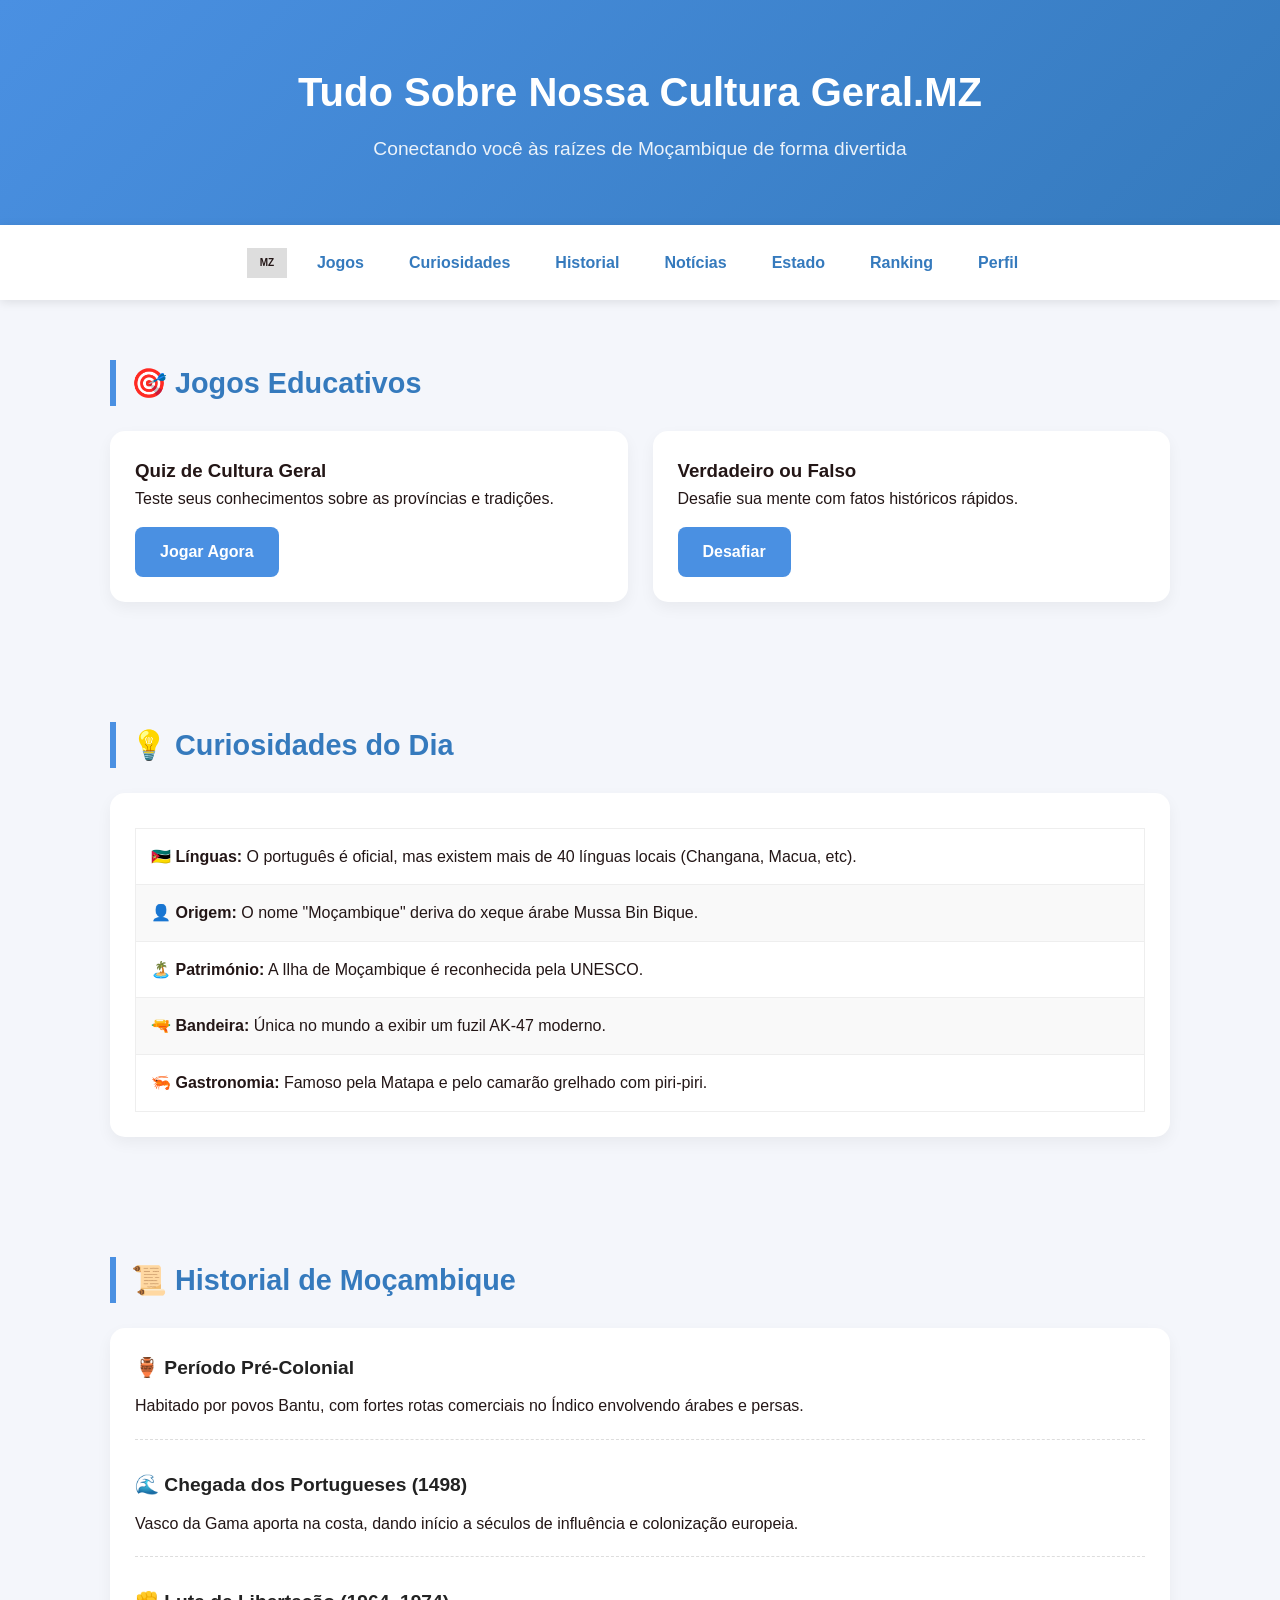
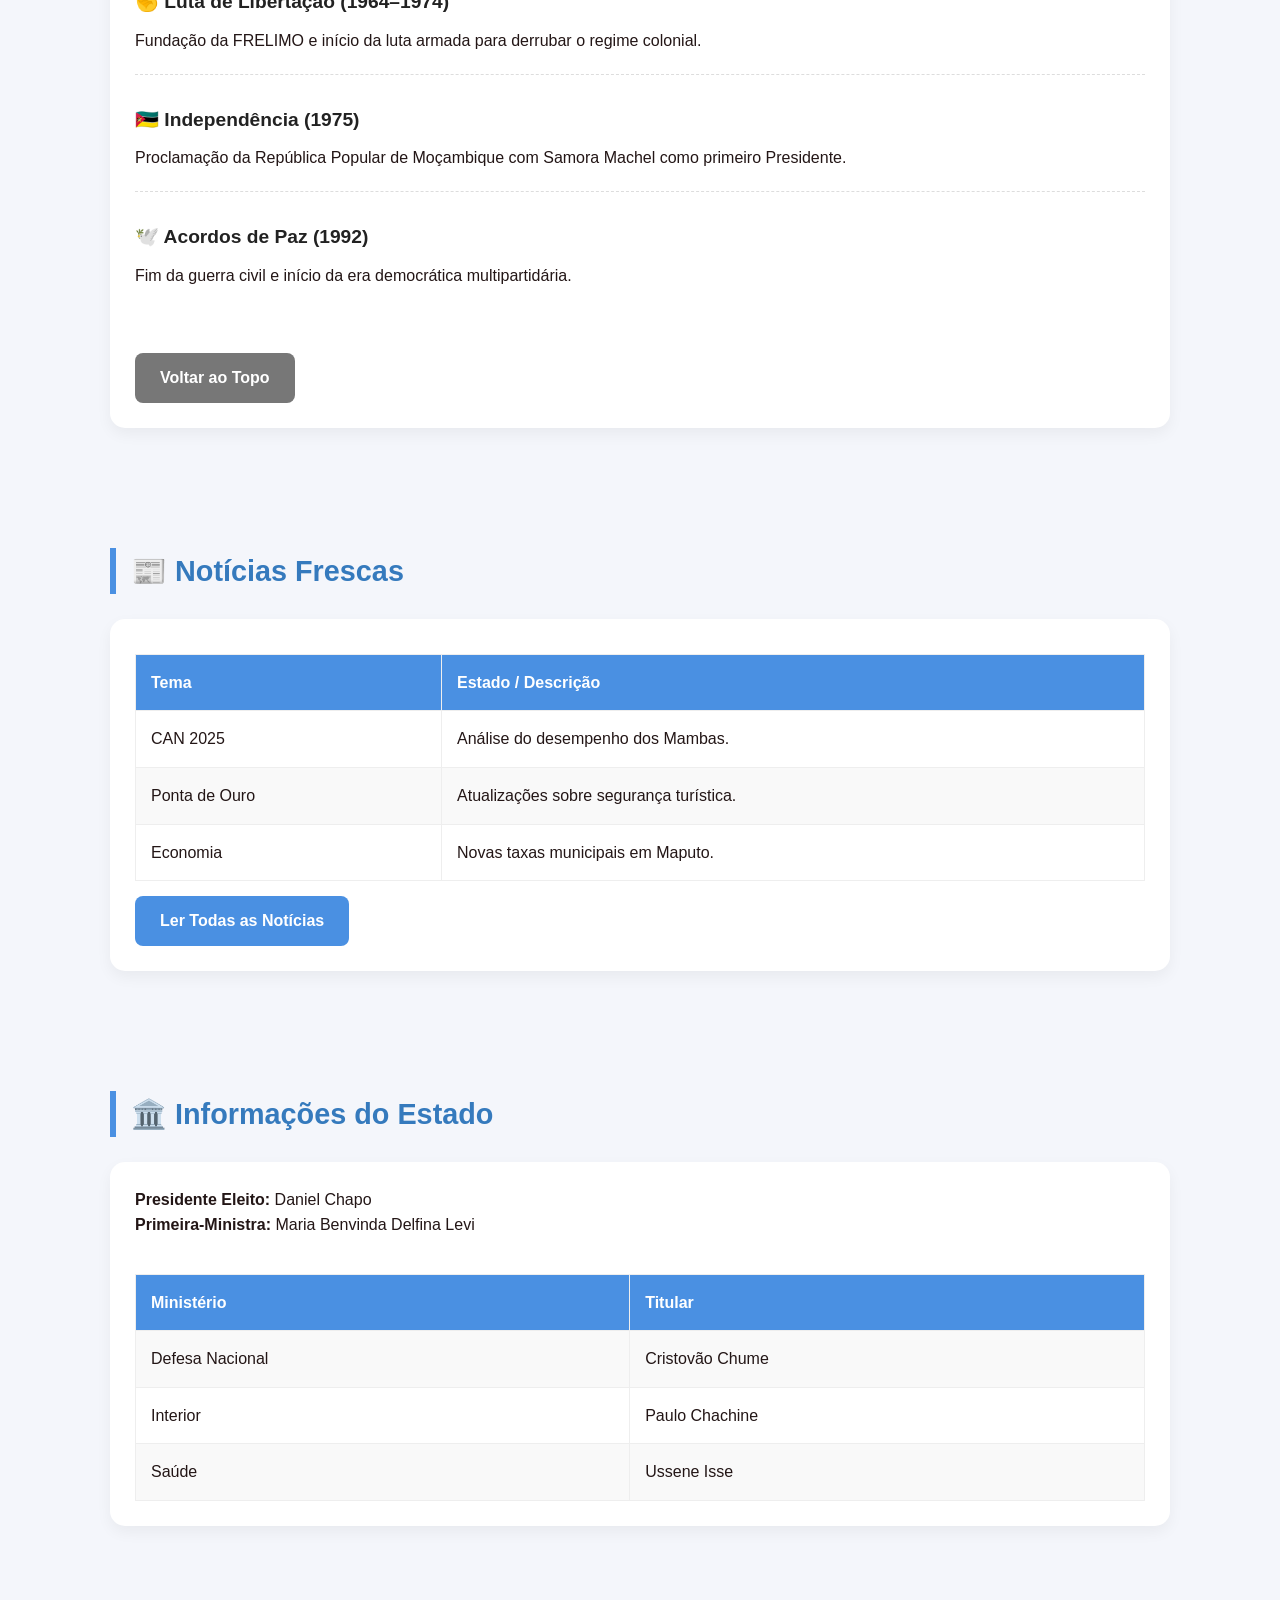
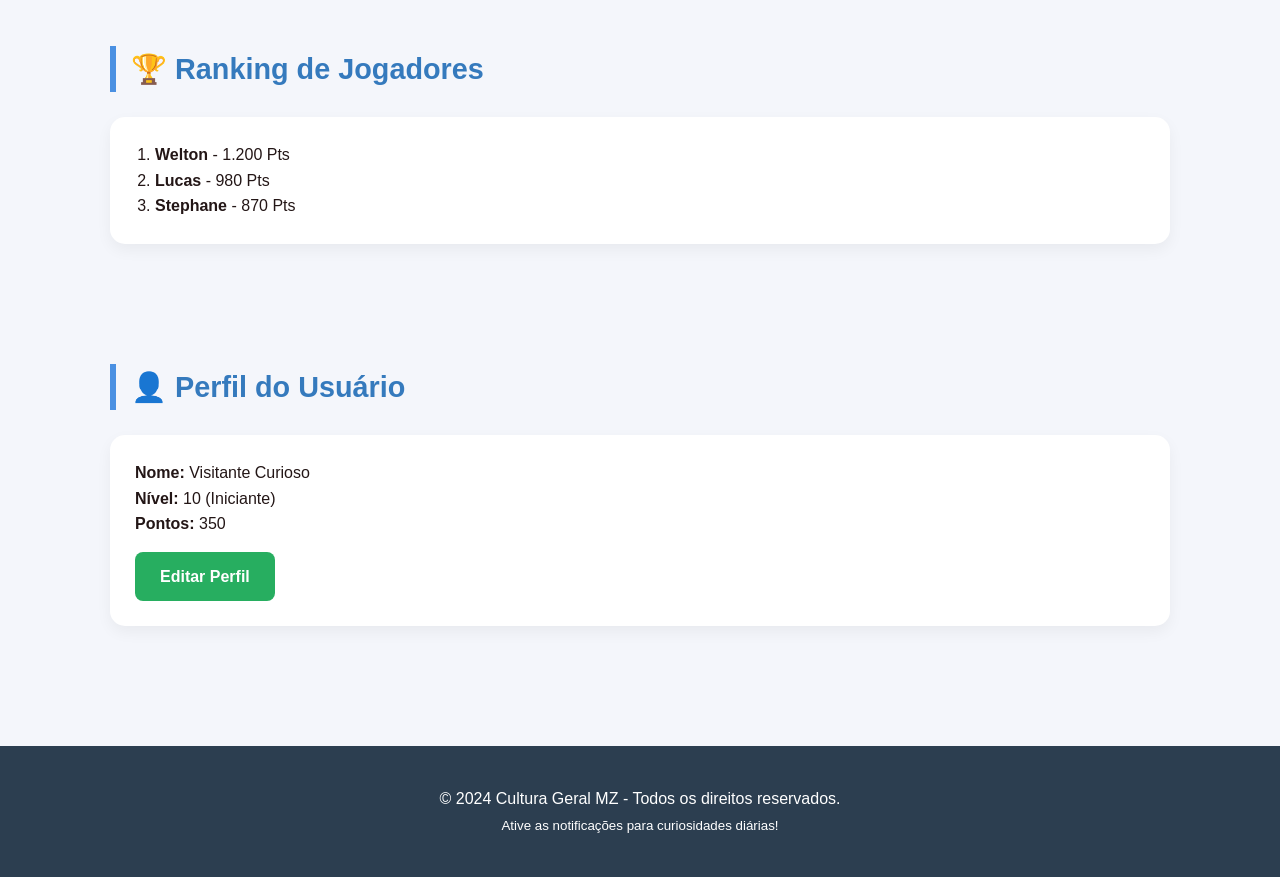
<file: Index.html>
<!DOCTYPE html>
<html lang="pt-BR">
<head>
    <meta charset="UTF-8">
    <meta name="viewport" content="width=device-width, initial-scale=1.0">
    <title>Tudo Sobre Nossa Cultura.COM.MZ</title>

</head>
<link rel="stylesheet" href="git.css">
<body>

<header id="inicio">
    <h1>Tudo Sobre Nossa Cultura Geral.MZ</h1>
    <p>Conectando você às raízes de Moçambique de forma divertida</p>
</header>

<nav>
    <!-- Substituir por imagem real quando disponível -->
    <div style="background:#ddd; width:40px; height:30px; display:flex; align-items:center; justify-content:center; font-weight:bold; font-size:10px;">MZ</div>
    <a href="#jogos">Jogos</a>
    <a href="#curiosidades">Curiosidades</a>
    <a href="#historial">Historial</a>
    <a href="#noticias">Notícias</a>
    <a href="#estado">Estado</a>
    <a href="#ranking">Ranking</a>
    <a href="#perfil">Perfil</a>
</nav>

<section id="jogos">
    <h2>🎯 Jogos Educativos</h2>
    <div class="grid">
        <div class="card">
            <h3>Quiz de Cultura Geral</h3>
            <p>Teste seus conhecimentos sobre as províncias e tradições.</p>
            <a href="quiz.html" class="btn-link">Jogar Agora</a>
        </div>

        <div class="card">
            <h3>Verdadeiro ou Falso</h3>
            <p>Desafie sua mente com fatos históricos rápidos.</p>
            <a href="verdadeiro-falso.html" class="btn-link">Desafiar</a>
        </div>
    </div>
</section>

<section id="curiosidades">
    <h2>💡 Curiosidades do Dia</h2>
    <div class="card">
        <table>
            <tr><td>🇲🇿 <strong>Línguas:</strong> O português é oficial, mas existem mais de 40 línguas locais (Changana, Macua, etc).</td></tr>
            <tr><td>👤 <strong>Origem:</strong> O nome "Moçambique" deriva do xeque árabe Mussa Bin Bique.</td></tr>
            <tr><td>🏝️ <strong>Património:</strong> A Ilha de Moçambique é reconhecida pela UNESCO.</td></tr>
            <tr><td>🔫 <strong>Bandeira:</strong> Única no mundo a exibir um fuzil AK-47 moderno.</td></tr>
            <tr><td>🦐 <strong>Gastronomia:</strong> Famoso pela Matapa e pelo camarão grelhado com piri-piri.</td></tr>
        </table>
    </div>
</section>

<section id="historial">
    <h2>📜 Historial de Moçambique</h2>
    <div class="card">
        <div class="historial-list">
            <div class="historial-item">
                <strong class="emoji-title">🏺 Período Pré-Colonial</strong>
                <p>Habitado por povos Bantu, com fortes rotas comerciais no Índico envolvendo árabes e persas.</p>
            </div>
            <div class="historial-item">
                <strong class="emoji-title">🌊 Chegada dos Portugueses (1498)</strong>
                <p>Vasco da Gama aporta na costa, dando início a séculos de influência e colonização europeia.</p>
            </div>
            <div class="historial-item">
                <strong class="emoji-title">✊ Luta de Libertação (1964–1974)</strong>
                <p>Fundação da FRELIMO e início da luta armada para derrubar o regime colonial.</p>
            </div>
            <div class="historial-item">
                <strong class="emoji-title">🇲🇿 Independência (1975)</strong>
                <p>Proclamação da República Popular de Moçambique com Samora Machel como primeiro Presidente.</p>
            </div>
            <div class="historial-item">
                <strong class="emoji-title">🕊️ Acordos de Paz (1992)</strong>
                <p>Fim da guerra civil e início da era democrática multipartidária.</p>
            </div>
        </div>
        <a href="#inicio" class="btn-link" style="background: #777;">Voltar ao Topo</a>
    </div>
</section>

<section id="noticias">
    <h2>📰 Notícias Frescas</h2>
    <div class="card">
        <table>
            <thead>
                <tr>
                    <th>Tema</th>
                    <th>Estado / Descrição</th>
                </tr>
            </thead>
            <tbody>
                <tr><td>CAN 2025</td><td>Análise do desempenho dos Mambas.</td></tr>
                <tr><td>Ponta de Ouro</td><td>Atualizações sobre segurança turística.</td></tr>
                <tr><td>Economia</td><td>Novas taxas municipais em Maputo.</td></tr>
            </tbody>
        </table>
        <a href="noticias-completas.html" class="btn-link">Ler Todas as Notícias</a>
    </div>
</section>

<section id="estado">
    <h2>🏛️ Informações do Estado</h2>
    <div class="card">
        <p><strong>Presidente Eleito:</strong> Daniel Chapo</p>
        <p><strong>Primeira-Ministra:</strong> Maria Benvinda Delfina Levi</p>
        <br>
        <table>
            <tr><th>Ministério</th><th>Titular</th></tr>
            <tr><td>Defesa Nacional</td><td>Cristovão Chume</td></tr>
            <tr><td>Interior</td><td>Paulo Chachine</td></tr>
            <tr><td>Saúde</td><td>Ussene Isse</td></tr>
        </table>
    </div>
</section>

<section id="ranking">
    <h2>🏆 Ranking de Jogadores</h2>
    <div class="card">
        <ol style="margin-left: 20px;">
            <li><strong>Welton</strong> - 1.200 Pts</li>
            <li><strong>Lucas</strong> - 980 Pts</li>
            <li><strong>Stephane</strong> - 870 Pts</li>
        </ol>
    </div>
</section>

<section id="perfil">
    <h2>👤 Perfil do Usuário</h2>
    <div class="card">
        <p><strong>Nome:</strong> Visitante Curioso</p>
        <p><strong>Nível:</strong> 10 (Iniciante)</p>
        <p><strong>Pontos:</strong> 350</p>
        <a href="editar-perfil.html" class="btn-link" style="background:#27ae60;">Editar Perfil</a>
    </div>
</section>

<footer>
    <p>&copy; 2024 Cultura Geral MZ - Todos os direitos reservados.</p>
    <p><small>Ative as notificações para curiosidades diárias!</small></p>
</footer>

</body>
</html>
</file>
<file: git.css>
/* RESET */
        * {
            margin: 0;
            padding: 0;
            box-sizing: border-box;
            scroll-behavior: smooth; /* Rolagem suave entre links */
        }

        /* BASE */
        body {
            font-family: 'Segoe UI', Roboto, Helvetica, Arial, sans-serif;
            background: #f4f6fb;
            color: #231616;
            line-height: 1.6;
        }

        /* HEADER */
        header {
            background: linear-gradient(135deg, #4a90e2, #357abd);
            color: white;
            text-align: center;
            padding: 60px 20px;
        }

        header h1 {
            font-size: 2.5rem;
            margin-bottom: 10px;
        }

        header p {
            font-size: 1.2rem;
            opacity: 0.9;
        }

        /* NAV */
        nav {
            display: flex;
            flex-wrap: wrap;
            gap: 15px;
            justify-content: center;
            align-items: center;
            background: #ffffff;
            padding: 15px;
            position: sticky;
            top: 0;
            z-index: 1000;
            box-shadow: 0 2px 10px rgba(0,0,0,0.1);
        }

        nav img {
            max-width: 50px;
            border-radius: 4px;
        }

        nav a {
            color: #357abd;
            text-decoration: none;
            font-weight: 600;
            padding: 10px 15px;
            border-radius: 6px;
            transition: all 0.3s ease;
        }

        nav a:hover {
            background: #eef4ff;
            color: #2a5a8a;
            transform: translateY(-2px);
        }

        /* SEÇÕES */
        section {
            padding: 60px 20px;
            max-width: 1100px;
            margin: auto;
        }

        h2 {
            font-size: 1.8rem;
            margin-bottom: 25px;
            color: #357abd;
            border-left: 6px solid #4a90e2;
            padding-left: 15px;
        }

        /* GRID */
        .grid {
            display: grid;
            grid-template-columns: repeat(auto-fit, minmax(300px, 1fr));
            gap: 25px;
        }

        /* CARD */
        .card {
            background: white;
            padding: 25px;
            border-radius: 15px;
            box-shadow: 0 6px 15px rgba(0,0,0,0.05);
            transition: transform 0.3s ease;
        }

        .card:hover {
            transform: translateY(-5px);
        }

        /* BOTÃO / LINK ESTILIZADO */
        .btn-link {
            display: inline-block;
            background: #4a90e2;
            color: white;
            text-decoration: none;
            padding: 12px 25px;
            border-radius: 8px;
            font-size: 1rem;
            font-weight: bold;
            margin-top: 15px;
            text-align: center;
            transition: background 0.3s;
            border: none;
            cursor: pointer;
        }

        .btn-link:hover {
            background: #357abd;
        }

        /* TABELAS */
        table {
            width: 100%;
            border-collapse: collapse;
            margin-top: 10px;
            background: white;
        }

        th, td {
            padding: 15px;
            border: 1px solid #eee;
            text-align: left;
        }

        th {
            background: #4a90e2;
            color: white;
        }

        tr:nth-child(even) {
            background-color: #f9f9f9;
        }

        /* LISTA HISTORIAL */
        .historial-list {
            list-style: none;
        }

        .historial-item {
            margin-bottom: 30px;
            padding-bottom: 20px;
            border-bottom: 1px dashed #ddd;
        }

        .historial-item:last-child {
            border-bottom: none;
        }

        .emoji-title {
            font-size: 1.2rem;
            display: block;
            margin-bottom: 10px;
            color: #222;
        }

        /* FOOTER */
        footer {
            background: #2c3e50;
            color: white;
            text-align: center;
            padding: 40px 20px;
            margin-top: 60px;
        }

        /* RESPONSIVO */
        @media (max-width: 768px) {
            header h1 { font-size: 2rem; }
            nav { gap: 5px; }
            nav a { font-size: 0.9rem; padding: 8px; }
        }
</file>
